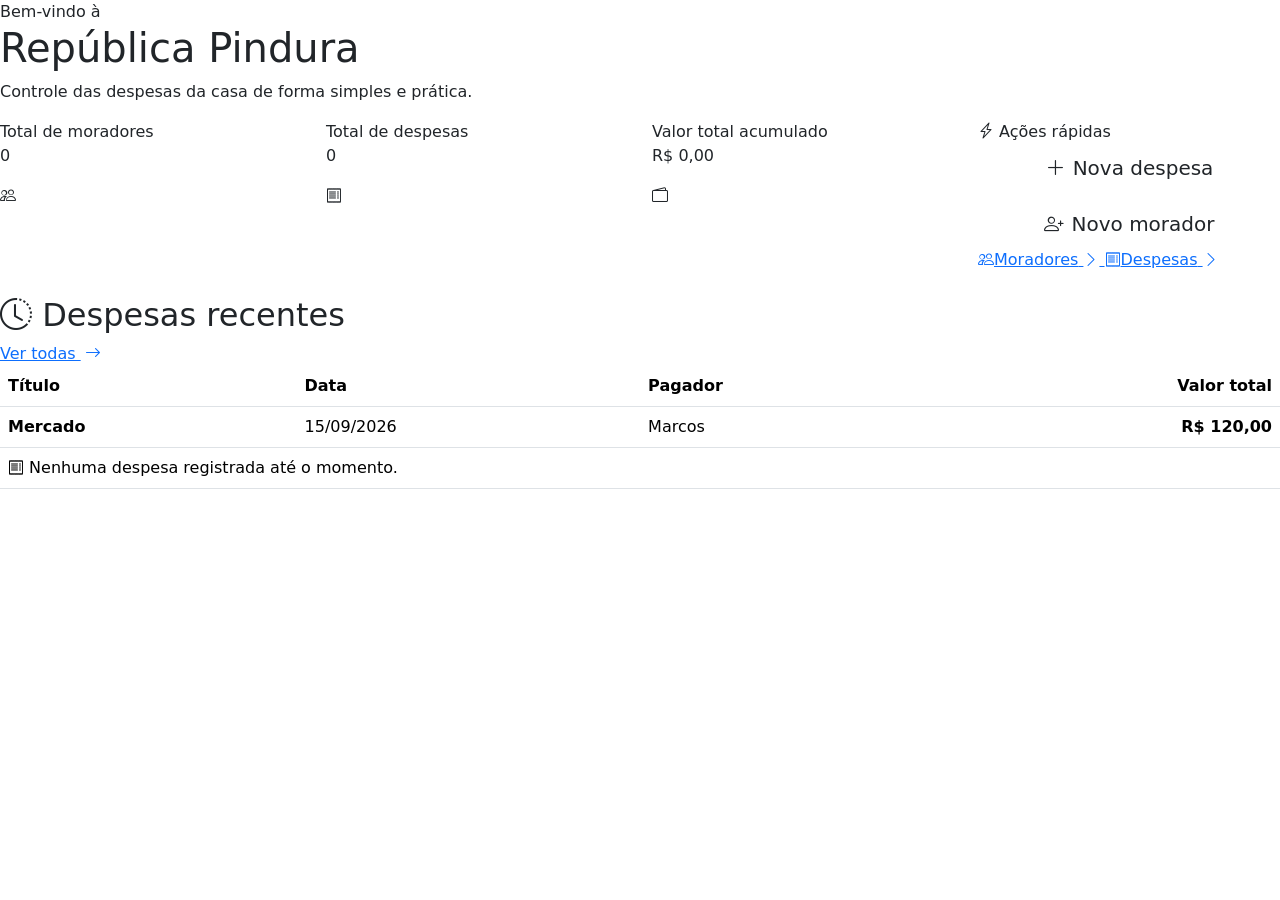
<file: src/main/resources/templates/index.html>
<!DOCTYPE html>
<html xmlns:th="http://www.thymeleaf.org" lang="pt-BR">
<head>
    <meta charset="UTF-8">
    <meta name="viewport" content="width=device-width, initial-scale=1.0">
    <title>Pindura - Início</title>
    <link href="https://cdn.jsdelivr.net/npm/bootstrap@5.3.3/dist/css/bootstrap.min.css" rel="stylesheet">
    <link href="https://cdn.jsdelivr.net/npm/bootstrap-icons@1.11.3/font/bootstrap-icons.css" rel="stylesheet">
    <link th:href="@{/css/style.css}" rel="stylesheet">
</head>
<body>
<div th:replace="~{fragments/layout :: sidebar('home')}"></div>
<div th:replace="~{fragments/layout :: mobileSidebar('home')}"></div>

<div class="app-shell">
    <div th:replace="~{fragments/layout :: topbar}"></div>

    <main class="page-content">
        <div th:replace="~{fragments/layout :: messages}"></div>

        <section class="page-header">
            <div class="page-kicker">Bem-vindo à</div>
            <h1 class="page-title" th:text="${nomeResidencia != null ? nomeResidencia : 'República Pindura'}">República Pindura</h1>
            <p class="page-subtitle">Controle das despesas da casa de forma simples e prática.</p>
        </section>

        <section class="row g-4">
            <div class="col-xl-3 col-md-6">
                <div class="surface-card metric-card h-100">
                    <div>
                        <div class="metric-label">Total de moradores</div>
                        <p class="metric-value" th:text="${totalMoradores != null ? totalMoradores : 0}">0</p>
                    </div>
                    <div class="metric-icon"><i class="bi bi-people"></i></div>
                </div>
            </div>

            <div class="col-xl-3 col-md-6">
                <div class="surface-card metric-card h-100">
                    <div>
                        <div class="metric-label">Total de despesas</div>
                        <p class="metric-value" th:text="${totalDespesas != null ? totalDespesas : 0}">0</p>
                    </div>
                    <div class="metric-icon"><i class="bi bi-receipt"></i></div>
                </div>
            </div>

            <div class="col-xl-3 col-md-6">
                <div class="surface-card metric-card money h-100">
                    <div>
                        <div class="metric-label">Valor total acumulado</div>
                        <p class="metric-value" th:text="${valorTotal != null ? #numbers.formatCurrency(valorTotal) : 'R$ 0,00'}">R$ 0,00</p>
                    </div>
                    <div class="metric-icon"><i class="bi bi-wallet2"></i></div>
                </div>
            </div>

            <div class="col-xl-3 col-md-6">
                <div class="surface-card quick-panel h-100">
                    <div class="quick-heading"><i class="bi bi-lightning-charge"></i> Ações rápidas</div>
                    <div class="d-grid gap-2">
                        <a th:href="@{/despesas/novo}" class="btn btn-pindura btn-lg">
                            <i class="bi bi-plus-lg me-2"></i>Nova despesa
                        </a>
                        <a th:href="@{/moradores/novo}" class="btn btn-outline-pindura btn-lg">
                            <i class="bi bi-person-plus me-2"></i>Novo morador
                        </a>
                    </div>
                    <div class="quick-links">
                        <a th:href="@{/moradores}" class="quick-link">
                            <span class="quick-link-label"><i class="bi bi-people"></i>Moradores</span>
                            <i class="bi bi-chevron-right"></i>
                        </a>
                        <a th:href="@{/despesas}" class="quick-link">
                            <span class="quick-link-label"><i class="bi bi-receipt"></i>Despesas</span>
                            <i class="bi bi-chevron-right"></i>
                        </a>
                    </div>
                </div>
            </div>
        </section>

        <section class="surface-card mt-4 overflow-hidden">
            <div class="panel-title-row">
                <h2 class="panel-title"><i class="bi bi-clock-history"></i> Despesas recentes</h2>
                <a th:href="@{/despesas}" class="panel-link">Ver todas <i class="bi bi-arrow-right ms-1"></i></a>
            </div>
            <div class="table-responsive">
                <table class="table pindura-table align-middle">
                    <thead>
                    <tr>
                        <th>Título</th>
                        <th>Data</th>
                        <th>Pagador</th>
                        <th class="text-end">Valor total</th>
                    </tr>
                    </thead>
                    <tbody>
                    <tr th:each="despesa : ${ultimasDespesas}">
                        <td class="fw-semibold" th:text="${despesa.titulo}">Mercado</td>
                        <td th:text="${#temporals.format(despesa.data, 'dd/MM/yyyy')}">15/09/2026</td>
                        <td th:text="${despesa.pagador.nome}">Marcos</td>
                        <td class="text-end fw-bold" th:text="${#numbers.formatCurrency(despesa.valor)}">R$ 120,00</td>
                    </tr>
                    <tr th:if="${#lists.isEmpty(ultimasDespesas)}">
                        <td colspan="4">
                            <div class="empty-state">
                                <i class="bi bi-receipt"></i>
                                Nenhuma despesa registrada até o momento.
                            </div>
                        </td>
                    </tr>
                    </tbody>
                </table>
            </div>
        </section>
    </main>
</div>

<script src="https://cdn.jsdelivr.net/npm/bootstrap@5.3.3/dist/js/bootstrap.bundle.min.js"></script>
</body>
</html>
</file>
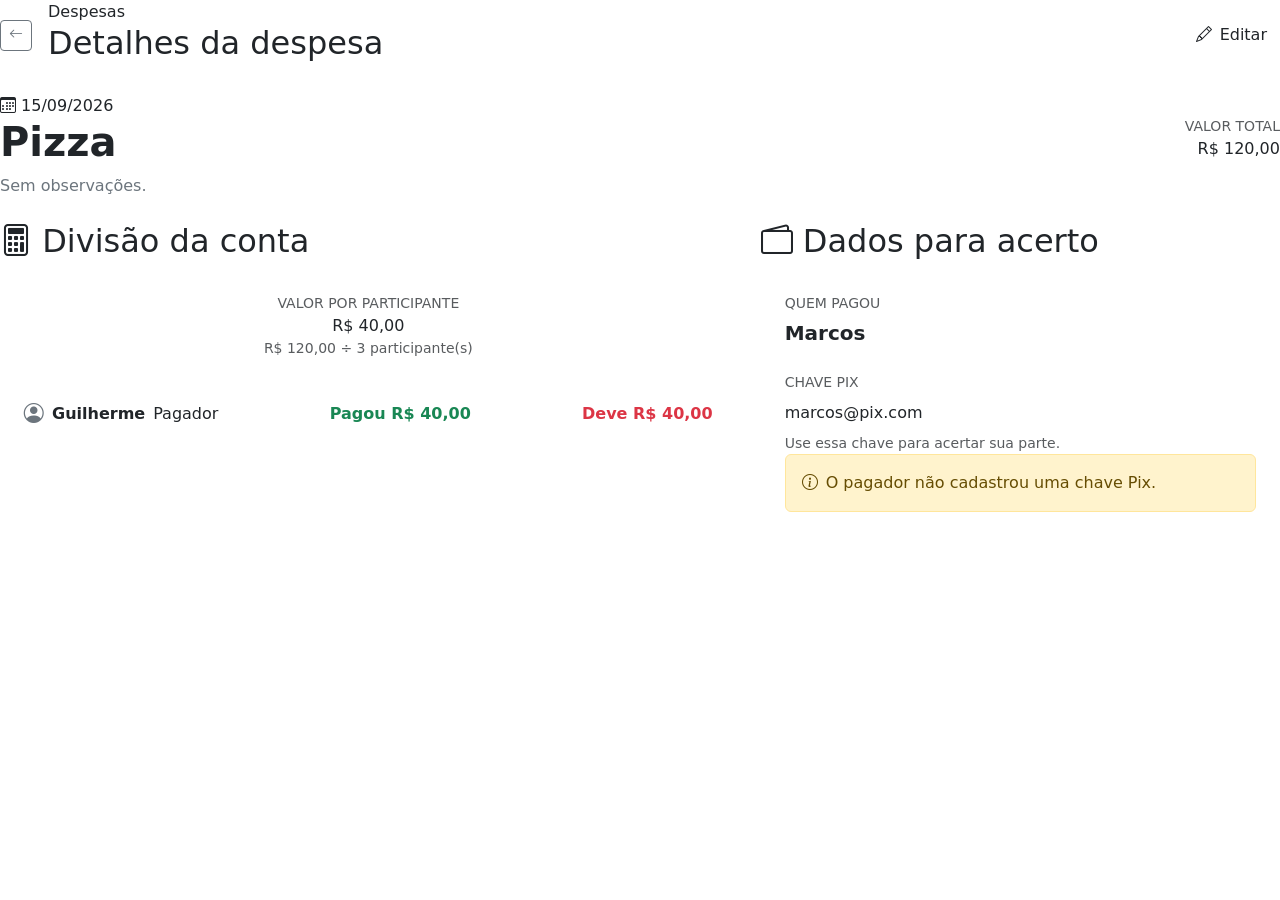
<file: src/main/resources/templates/despesas/detalhes.html>
<!DOCTYPE html>
<html xmlns:th="http://www.thymeleaf.org" lang="pt-BR">
<head>
    <meta charset="UTF-8">
    <meta name="viewport" content="width=device-width, initial-scale=1.0">
    <title>Pindura - Detalhes da despesa</title>
    <link href="https://cdn.jsdelivr.net/npm/bootstrap@5.3.3/dist/css/bootstrap.min.css" rel="stylesheet">
    <link href="https://cdn.jsdelivr.net/npm/bootstrap-icons@1.11.3/font/bootstrap-icons.css" rel="stylesheet">
    <link th:href="@{/css/style.css}" rel="stylesheet">
</head>
<body>
<div th:replace="~{fragments/layout :: sidebar('despesas')}"></div>
<div th:replace="~{fragments/layout :: mobileSidebar('despesas')}"></div>

<div class="app-shell">
    <div th:replace="~{fragments/layout :: topbar}"></div>
    <main class="page-content">
        <div class="d-flex flex-wrap align-items-center justify-content-between gap-3 mb-4">
            <div class="d-flex align-items-center gap-3">
                <a th:href="@{/despesas}" class="btn btn-sm btn-outline-secondary"><i class="bi bi-arrow-left"></i></a>
                <div>
                    <div class="page-kicker">Despesas</div>
                    <h1 class="page-title fs-2">Detalhes da despesa</h1>
                </div>
            </div>
            <a th:href="@{/despesas/{id}/editar(id=${despesa.id})}" class="btn btn-outline-pindura">
                <i class="bi bi-pencil me-2"></i>Editar
            </a>
        </div>

        <section class="surface-card details-hero mb-4">
            <div class="row align-items-center g-4">
                <div class="col-lg-8">
                    <span class="status-soft orange mb-3">
                        <i class="bi bi-calendar3"></i>
                        <span th:text="${#temporals.format(despesa.data, 'dd/MM/yyyy')}">15/09/2026</span>
                    </span>
                    <h2 class="h1 fw-bold mb-2" th:text="${despesa.titulo}">Pizza</h2>
                    <p class="text-secondary mb-0" th:text="${despesa.descricao != null and !#strings.isEmpty(despesa.descricao) ? despesa.descricao : 'Sem observações.'}">Sem observações.</p>
                </div>
                <div class="col-lg-4 text-lg-end">
                    <div class="small text-muted text-uppercase">Valor total</div>
                    <p class="details-value" th:text="${#numbers.formatCurrency(despesa.valor)}">R$ 120,00</p>
                </div>
            </div>
        </section>

        <div class="row g-4">
            <div class="col-xl-7">
                <section class="surface-card h-100 overflow-hidden">
                    <div class="panel-title-row">
                        <h2 class="panel-title"><i class="bi bi-calculator"></i> Divisão da conta</h2>
                    </div>
                    <div class="p-4">
                        <div class="share-box text-center mb-4">
                            <div class="small text-muted text-uppercase">Valor por participante</div>
                            <div class="share-value" th:text="${#numbers.formatCurrency(despesa.valorPorParticipante)}">R$ 40,00</div>
                            <div class="small text-muted" th:text="${'R$ ' + #numbers.formatDecimal(despesa.valor, 1, 2) + ' ÷ ' + #lists.size(despesa.participantes) + ' participante(s)'}">R$ 120,00 ÷ 3 participante(s)</div>
                        </div>

                        <div class="list-group list-group-flush">
                            <div th:each="participante : ${despesa.participantes}" class="list-group-item px-0 py-3 d-flex flex-wrap align-items-center justify-content-between gap-2">
                                <div class="d-flex align-items-center gap-2">
                                    <i class="bi bi-person-circle fs-5 text-secondary"></i>
                                    <span class="fw-semibold" th:text="${participante.nome}">Guilherme</span>
                                    <span th:if="${participante.id == despesa.pagador.id}" class="status-soft green">Pagador</span>
                                </div>
                                <span th:if="${participante.id == despesa.pagador.id}" class="text-success fw-semibold">
                                    Pagou <span th:text="${#numbers.formatCurrency(despesa.valorPorParticipante)}">R$ 40,00</span>
                                </span>
                                <span th:unless="${participante.id == despesa.pagador.id}" class="text-danger fw-semibold">
                                    Deve <span th:text="${#numbers.formatCurrency(despesa.valorPorParticipante)}">R$ 40,00</span>
                                </span>
                            </div>
                        </div>
                    </div>
                </section>
            </div>

            <div class="col-xl-5">
                <section class="surface-card h-100 overflow-hidden">
                    <div class="panel-title-row">
                        <h2 class="panel-title"><i class="bi bi-wallet2"></i> Dados para acerto</h2>
                    </div>
                    <div class="p-4">
                        <div class="small text-muted text-uppercase mb-1">Quem pagou</div>
                        <div class="fs-5 fw-bold mb-4" th:text="${despesa.pagador.nome}">Marcos</div>

                        <div class="small text-muted text-uppercase mb-2">Chave Pix</div>
                        <div th:if="${despesa.pagador.chavePix != null and !#strings.isEmpty(despesa.pagador.chavePix)}" class="pix-box">
                            <div class="code-box" th:text="${despesa.pagador.chavePix}">marcos@pix.com</div>
                            <div class="small text-muted mt-2">Use essa chave para acertar sua parte.</div>
                        </div>
                        <div th:unless="${despesa.pagador.chavePix != null and !#strings.isEmpty(despesa.pagador.chavePix)}" class="alert alert-warning pindura-alert mb-0">
                            <i class="bi bi-info-circle me-2"></i>O pagador não cadastrou uma chave Pix.
                        </div>
                    </div>
                </section>
            </div>
        </div>
    </main>
</div>

<script src="https://cdn.jsdelivr.net/npm/bootstrap@5.3.3/dist/js/bootstrap.bundle.min.js"></script>
</body>
</html>
</file>
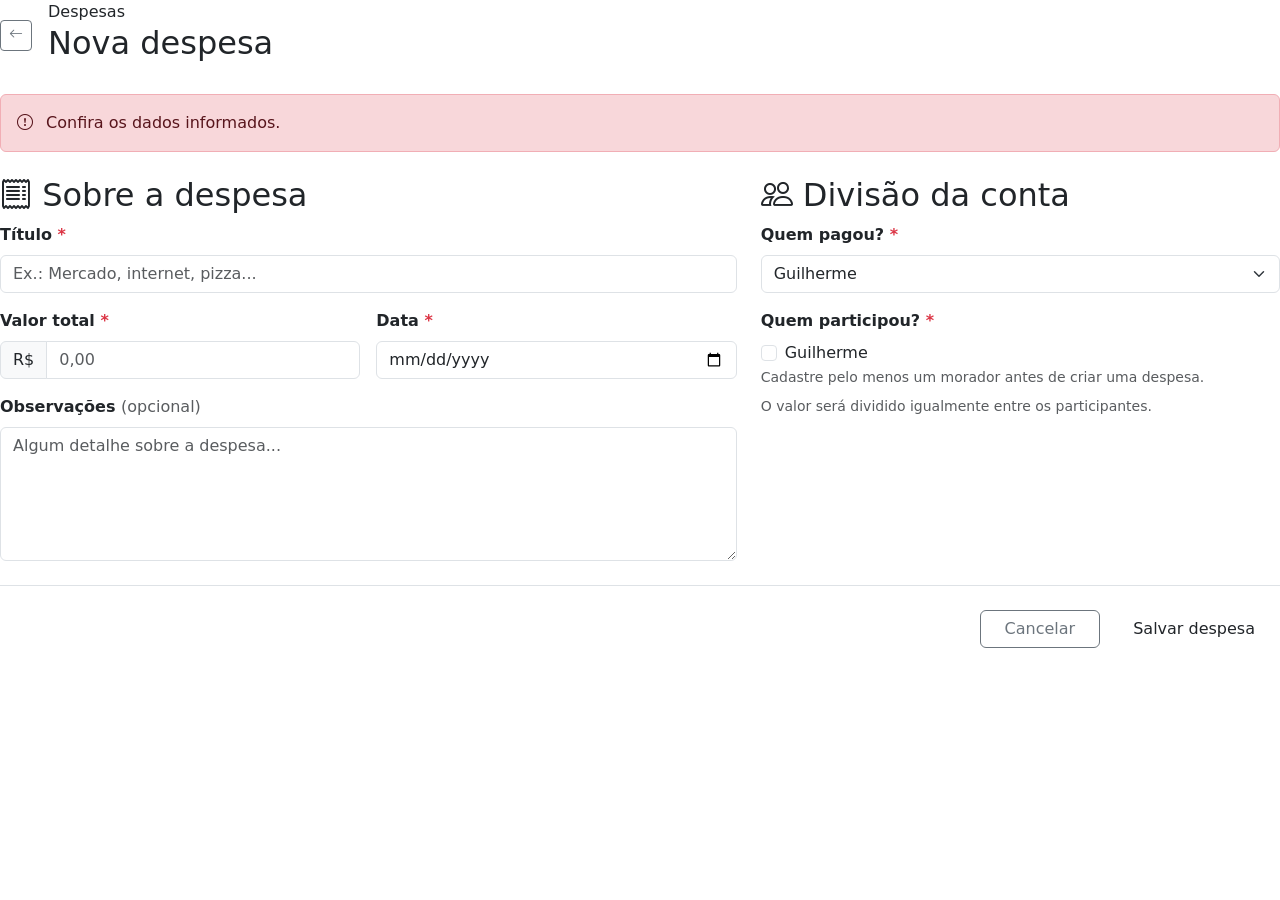
<file: src/main/resources/templates/despesas/formulario.html>
<!DOCTYPE html>
<html xmlns:th="http://www.thymeleaf.org" lang="pt-BR">
<head>
    <meta charset="UTF-8">
    <meta name="viewport" content="width=device-width, initial-scale=1.0">
    <title th:text="${despesa.id == null ? 'Pindura - Nova despesa' : 'Pindura - Editar despesa'}">Pindura - Despesa</title>
    <link href="https://cdn.jsdelivr.net/npm/bootstrap@5.3.3/dist/css/bootstrap.min.css" rel="stylesheet">
    <link href="https://cdn.jsdelivr.net/npm/bootstrap-icons@1.11.3/font/bootstrap-icons.css" rel="stylesheet">
    <link th:href="@{/css/style.css}" rel="stylesheet">
</head>
<body>
<div th:replace="~{fragments/layout :: sidebar('despesas')}"></div>
<div th:replace="~{fragments/layout :: mobileSidebar('despesas')}"></div>

<div class="app-shell">
    <div th:replace="~{fragments/layout :: topbar}"></div>
    <main class="page-content">
        <div class="d-flex align-items-center gap-3 mb-4">
            <a th:href="@{/despesas}" class="btn btn-sm btn-outline-secondary"><i class="bi bi-arrow-left"></i></a>
            <div>
                <div class="page-kicker">Despesas</div>
                <h1 class="page-title fs-2" th:text="${despesa.id == null ? 'Nova despesa' : 'Editar despesa'}">Nova despesa</h1>
            </div>
        </div>

        <div th:if="${erro}" class="alert alert-danger pindura-alert mb-4" role="alert">
            <i class="bi bi-exclamation-circle me-2"></i>
            <span th:text="${erro}">Confira os dados informados.</span>
        </div>

        <section class="surface-card form-card">
            <form th:action="@{/despesas}" th:object="${despesa}" method="post">
                <input type="hidden" th:field="*{id}">

                <div class="row g-4">
                    <div class="col-lg-7">
                        <h2 class="form-section-title"><i class="bi bi-receipt"></i> Sobre a despesa</h2>

                        <div class="mb-3">
                            <label for="titulo" class="form-label fw-semibold">Título <span class="text-danger">*</span></label>
                            <input type="text" id="titulo" th:field="*{titulo}" class="form-control" placeholder="Ex.: Mercado, internet, pizza..." required>
                        </div>

                        <div class="row g-3">
                            <div class="col-md-6">
                                <label for="valor" class="form-label fw-semibold">Valor total <span class="text-danger">*</span></label>
                                <div class="input-group">
                                    <span class="input-group-text">R$</span>
                                    <input type="number" id="valor" step="0.01" min="0.01" th:field="*{valor}" class="form-control" placeholder="0,00" required>
                                </div>
                            </div>
                            <div class="col-md-6">
                                <label for="data" class="form-label fw-semibold">Data <span class="text-danger">*</span></label>
                                <input type="date" id="data" th:field="*{data}" class="form-control" required>
                            </div>
                        </div>

                        <div class="mt-3">
                            <label for="descricao" class="form-label fw-semibold">Observações <span class="text-muted fw-normal">(opcional)</span></label>
                            <textarea id="descricao" th:field="*{descricao}" rows="5" class="form-control" placeholder="Algum detalhe sobre a despesa..."></textarea>
                        </div>
                    </div>

                    <div class="col-lg-5">
                        <h2 class="form-section-title"><i class="bi bi-people"></i> Divisão da conta</h2>

                        <div class="mb-3">
                            <label for="pagadorId" class="form-label fw-semibold">Quem pagou? <span class="text-danger">*</span></label>
                            <select id="pagadorId" name="pagadorId" class="form-select" required>
                                <option value="" th:selected="${despesa.pagador == null}" disabled>Selecione um morador</option>
                                <option th:each="morador : ${moradores}"
                                        th:value="${morador.id}"
                                        th:selected="${despesa.pagador != null and despesa.pagador.id == morador.id}"
                                        th:text="${morador.nome}">Guilherme</option>
                            </select>
                        </div>

                        <div>
                            <label class="form-label fw-semibold">Quem participou? <span class="text-danger">*</span></label>
                            <div class="participant-box">
                                <div class="participant-item form-check" th:each="morador : ${moradores}">
                                    <input class="form-check-input" type="checkbox" name="participantesIds"
                                           th:value="${morador.id}" th:id="${'participante_' + morador.id}"
                                           th:checked="${despesa.participantes != null and despesa.participantes.contains(morador)}">
                                    <label class="form-check-label" th:for="${'participante_' + morador.id}" th:text="${morador.nome}">Guilherme</label>
                                </div>
                                <div th:if="${#lists.isEmpty(moradores)}" class="text-muted small">Cadastre pelo menos um morador antes de criar uma despesa.</div>
                            </div>
                            <div class="form-text mt-2">O valor será dividido igualmente entre os participantes.</div>
                        </div>
                    </div>
                </div>

                <div class="d-flex justify-content-end gap-2 pt-4 mt-4 border-top">
                    <a th:href="@{/despesas}" class="btn btn-outline-secondary px-4">Cancelar</a>
                    <button type="submit" class="btn btn-pindura px-4" th:text="${despesa.id == null ? 'Salvar despesa' : 'Atualizar despesa'}">Salvar despesa</button>
                </div>
            </form>
        </section>
    </main>
</div>

<script src="https://cdn.jsdelivr.net/npm/bootstrap@5.3.3/dist/js/bootstrap.bundle.min.js"></script>
</body>
</html>
</file>
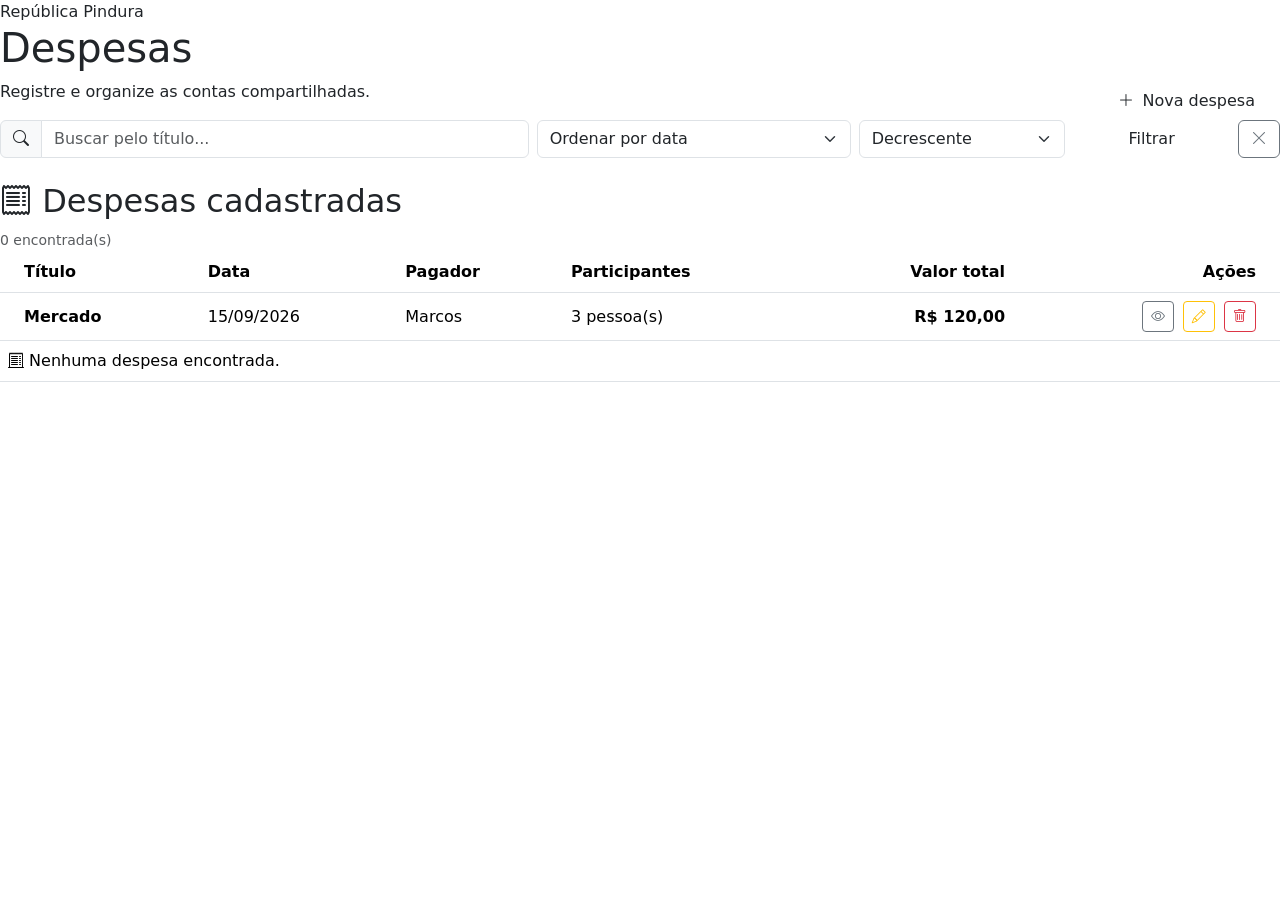
<file: src/main/resources/templates/despesas/lista.html>
<!DOCTYPE html>
<html xmlns:th="http://www.thymeleaf.org" lang="pt-BR">
<head>
    <meta charset="UTF-8">
    <meta name="viewport" content="width=device-width, initial-scale=1.0">
    <title>Pindura - Despesas</title>
    <link href="https://cdn.jsdelivr.net/npm/bootstrap@5.3.3/dist/css/bootstrap.min.css" rel="stylesheet">
    <link href="https://cdn.jsdelivr.net/npm/bootstrap-icons@1.11.3/font/bootstrap-icons.css" rel="stylesheet">
    <link th:href="@{/css/style.css}" rel="stylesheet">
</head>
<body>
<div th:replace="~{fragments/layout :: sidebar('despesas')}"></div>
<div th:replace="~{fragments/layout :: mobileSidebar('despesas')}"></div>

<div class="app-shell">
    <div th:replace="~{fragments/layout :: topbar}"></div>
    <main class="page-content">
        <div th:replace="~{fragments/layout :: messages}"></div>

        <section class="page-header d-flex flex-wrap align-items-end justify-content-between gap-3">
            <div>
                <div class="page-kicker">República Pindura</div>
                <h1 class="page-title">Despesas</h1>
                <p class="page-subtitle">Registre e organize as contas compartilhadas.</p>
            </div>
            <a th:href="@{/despesas/novo}" class="btn btn-pindura px-4">
                <i class="bi bi-plus-lg me-2"></i>Nova despesa
            </a>
        </section>

        <section class="surface-card filter-card mb-4">
            <form method="get" th:action="@{/despesas}" class="row g-2 align-items-center">
                <div class="col-xl-5 col-lg-6">
                    <div class="input-group">
                        <span class="input-group-text"><i class="bi bi-search"></i></span>
                        <input type="text" name="pesquisa" class="form-control" placeholder="Buscar pelo título..." th:value="${pesquisa}">
                    </div>
                </div>
                <div class="col-xl-3 col-lg-3">
                    <select name="ordenarPor" class="form-select">
                        <option value="data" th:selected="${ordenarPor == 'data'}">Ordenar por data</option>
                        <option value="valor" th:selected="${ordenarPor == 'valor'}">Ordenar por valor</option>
                        <option value="titulo" th:selected="${ordenarPor == 'titulo'}">Ordenar por título</option>
                    </select>
                </div>
                <div class="col-xl-2 col-lg-3">
                    <select name="direcao" class="form-select">
                        <option value="desc" th:selected="${direcao == 'desc'}">Decrescente</option>
                        <option value="asc" th:selected="${direcao == 'asc'}">Crescente</option>
                    </select>
                </div>
                <div class="col-xl-2 col-lg-12 d-grid d-sm-flex gap-2">
                    <button type="submit" class="btn btn-outline-pindura flex-grow-1">Filtrar</button>
                    <a th:href="@{/despesas}" class="btn btn-outline-secondary" title="Limpar"><i class="bi bi-x-lg"></i></a>
                </div>
            </form>
        </section>

        <section class="surface-card overflow-hidden">
            <div class="panel-title-row">
                <h2 class="panel-title"><i class="bi bi-receipt"></i> Despesas cadastradas</h2>
                <span class="text-muted small" th:text="${#lists.size(despesas) + ' encontrada(s)'}">0 encontrada(s)</span>
            </div>
            <div class="table-responsive">
                <table class="table pindura-table align-middle">
                    <thead>
                    <tr>
                        <th class="ps-4">Título</th>
                        <th>Data</th>
                        <th>Pagador</th>
                        <th>Participantes</th>
                        <th class="text-end">Valor total</th>
                        <th class="text-end pe-4">Ações</th>
                    </tr>
                    </thead>
                    <tbody>
                    <tr th:each="despesa : ${despesas}">
                        <td class="ps-4 fw-semibold" th:text="${despesa.titulo}">Mercado</td>
                        <td th:text="${#temporals.format(despesa.data, 'dd/MM/yyyy')}">15/09/2026</td>
                        <td><span class="status-soft orange" th:text="${despesa.pagador.nome}">Marcos</span></td>
                        <td th:text="${#lists.size(despesa.participantes) + ' pessoa(s)'}">3 pessoa(s)</td>
                        <td class="text-end fw-bold" th:text="${#numbers.formatCurrency(despesa.valor)}">R$ 120,00</td>
                        <td class="text-end pe-4 action-cell">
                            <a th:href="@{/despesas/{id}(id=${despesa.id})}" class="btn btn-sm btn-outline-secondary me-1" title="Ver detalhes">
                                <i class="bi bi-eye"></i>
                            </a>
                            <a th:href="@{/despesas/{id}/editar(id=${despesa.id})}" class="btn btn-sm btn-outline-warning me-1" title="Editar">
                                <i class="bi bi-pencil"></i>
                            </a>
                            <form th:action="@{/despesas/{id}/excluir(id=${despesa.id})}" method="post" class="d-inline" onsubmit="return confirm('Tem certeza que deseja excluir esta despesa?');">
                                <button type="submit" class="btn btn-sm btn-outline-danger" title="Excluir"><i class="bi bi-trash"></i></button>
                            </form>
                        </td>
                    </tr>
                    <tr th:if="${#lists.isEmpty(despesas)}">
                        <td colspan="6">
                            <div class="empty-state">
                                <i class="bi bi-receipt-cutoff"></i>
                                Nenhuma despesa encontrada.
                            </div>
                        </td>
                    </tr>
                    </tbody>
                </table>
            </div>
        </section>
    </main>
</div>

<script src="https://cdn.jsdelivr.net/npm/bootstrap@5.3.3/dist/js/bootstrap.bundle.min.js"></script>
</body>
</html>
</file>
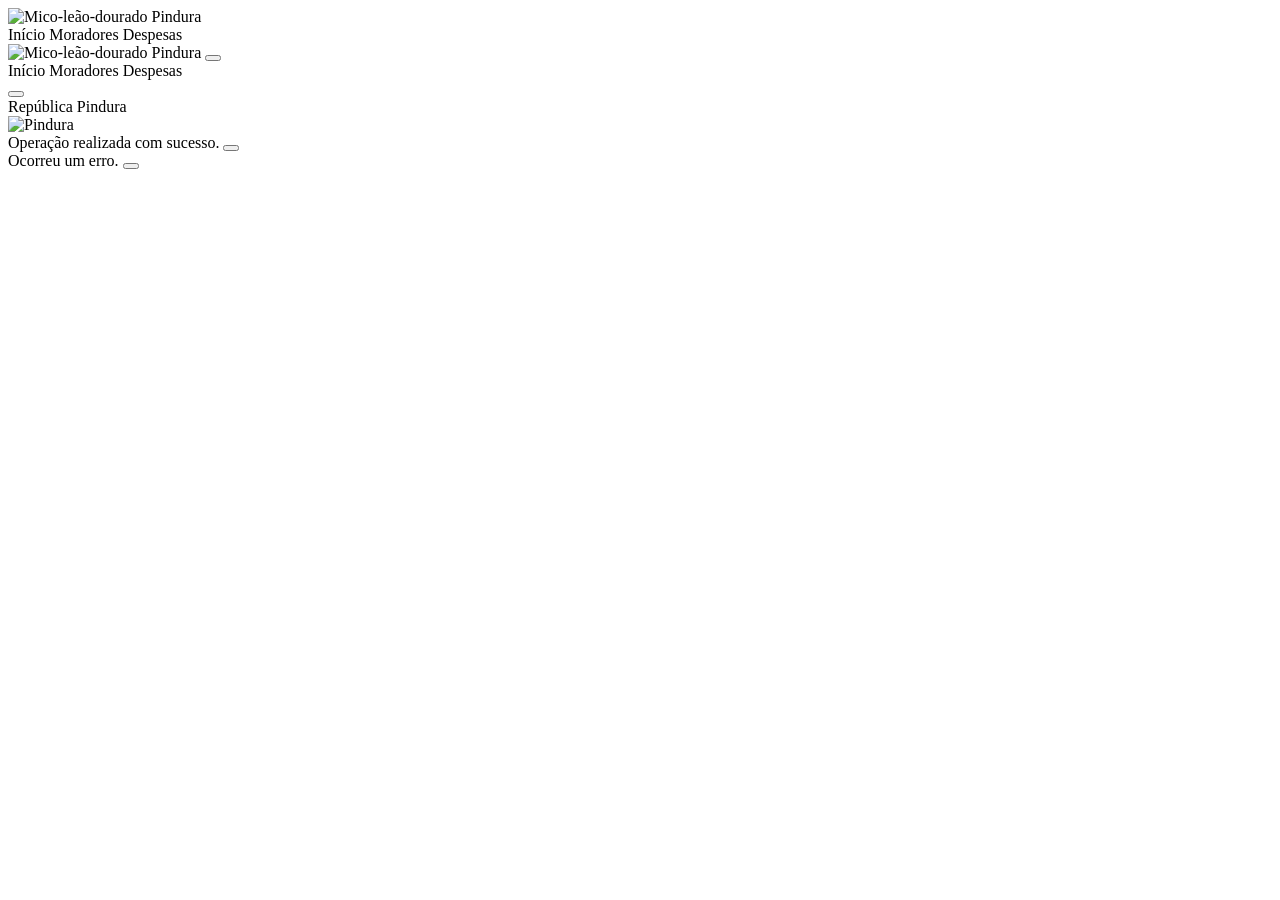
<file: src/main/resources/templates/fragments/layout.html>
<!DOCTYPE html>
<html xmlns:th="http://www.thymeleaf.org">
<body>

<aside th:fragment="sidebar(activePage)" class="sidebar d-none d-lg-flex flex-column">
    <div class="sidebar-brand">
        <a th:href="@{/}" class="sidebar-logo-link" aria-label="Ir para o início">
            <img th:src="@{/img/pindura-mico.png}" alt="Mico-leão-dourado" class="sidebar-mico">
            <span class="sidebar-brand-name">Pindura</span>
        </a>
    </div>

    <nav class="sidebar-nav" aria-label="Navegação principal">
        <a th:href="@{/}" class="sidebar-link" th:classappend="${activePage == 'home'} ? ' active' : ''">
            <i class="bi bi-house-door"></i>
            <span>Início</span>
        </a>
        <a th:href="@{/moradores}" class="sidebar-link" th:classappend="${activePage == 'moradores'} ? ' active' : ''">
            <i class="bi bi-people"></i>
            <span>Moradores</span>
        </a>
        <a th:href="@{/despesas}" class="sidebar-link" th:classappend="${activePage == 'despesas'} ? ' active' : ''">
            <i class="bi bi-receipt"></i>
            <span>Despesas</span>
        </a>
    </nav>

    <div class="sidebar-decor" aria-hidden="true">
        <span class="leaf leaf-one"></span>
        <span class="leaf leaf-two"></span>
        <span class="leaf leaf-three"></span>
        <span class="sidebar-curve"></span>
    </div>
</aside>

<div th:fragment="mobileSidebar(activePage)" class="offcanvas offcanvas-start pindura-offcanvas" tabindex="-1" id="mobileSidebar" aria-labelledby="mobileSidebarLabel">
    <div class="offcanvas-header">
        <a th:href="@{/}" class="offcanvas-brand" id="mobileSidebarLabel">
            <img th:src="@{/img/pindura-mico.png}" alt="Mico-leão-dourado">
            <span>Pindura</span>
        </a>
        <button type="button" class="btn-close btn-close-white" data-bs-dismiss="offcanvas" aria-label="Fechar"></button>
    </div>
    <div class="offcanvas-body pt-1">
        <nav class="sidebar-nav mobile-nav" aria-label="Navegação principal">
            <a th:href="@{/}" class="sidebar-link" th:classappend="${activePage == 'home'} ? ' active' : ''" data-bs-dismiss="offcanvas">
                <i class="bi bi-house-door"></i><span>Início</span>
            </a>
            <a th:href="@{/moradores}" class="sidebar-link" th:classappend="${activePage == 'moradores'} ? ' active' : ''" data-bs-dismiss="offcanvas">
                <i class="bi bi-people"></i><span>Moradores</span>
            </a>
            <a th:href="@{/despesas}" class="sidebar-link" th:classappend="${activePage == 'despesas'} ? ' active' : ''" data-bs-dismiss="offcanvas">
                <i class="bi bi-receipt"></i><span>Despesas</span>
            </a>
        </nav>
    </div>
</div>

<header th:fragment="topbar" class="topbar">
    <div class="topbar-inner">
        <button class="btn mobile-menu-button d-lg-none" type="button" data-bs-toggle="offcanvas" data-bs-target="#mobileSidebar" aria-controls="mobileSidebar" aria-label="Abrir menu">
            <i class="bi bi-list"></i>
        </button>

        <div class="topbar-residence">
            <i class="bi bi-house-door"></i>
            <span>República Pindura</span>
            <i class="bi bi-chevron-down small text-muted"></i>
        </div>

        <a th:href="@{/}" class="topbar-logo" aria-label="Ir para o início">
            <img th:src="@{/img/pindura-logo.png}" alt="Pindura">
        </a>
    </div>
</header>

<div th:fragment="messages" class="page-messages">
    <div th:if="${mensagemSucesso}" class="alert alert-success pindura-alert alert-dismissible fade show" role="alert">
        <i class="bi bi-check-circle me-2"></i>
        <span th:text="${mensagemSucesso}">Operação realizada com sucesso.</span>
        <button type="button" class="btn-close" data-bs-dismiss="alert" aria-label="Fechar"></button>
    </div>
    <div th:if="${mensagemErro}" class="alert alert-danger pindura-alert alert-dismissible fade show" role="alert">
        <i class="bi bi-exclamation-circle me-2"></i>
        <span th:text="${mensagemErro}">Ocorreu um erro.</span>
        <button type="button" class="btn-close" data-bs-dismiss="alert" aria-label="Fechar"></button>
    </div>
</div>

</body>
</html>
</file>
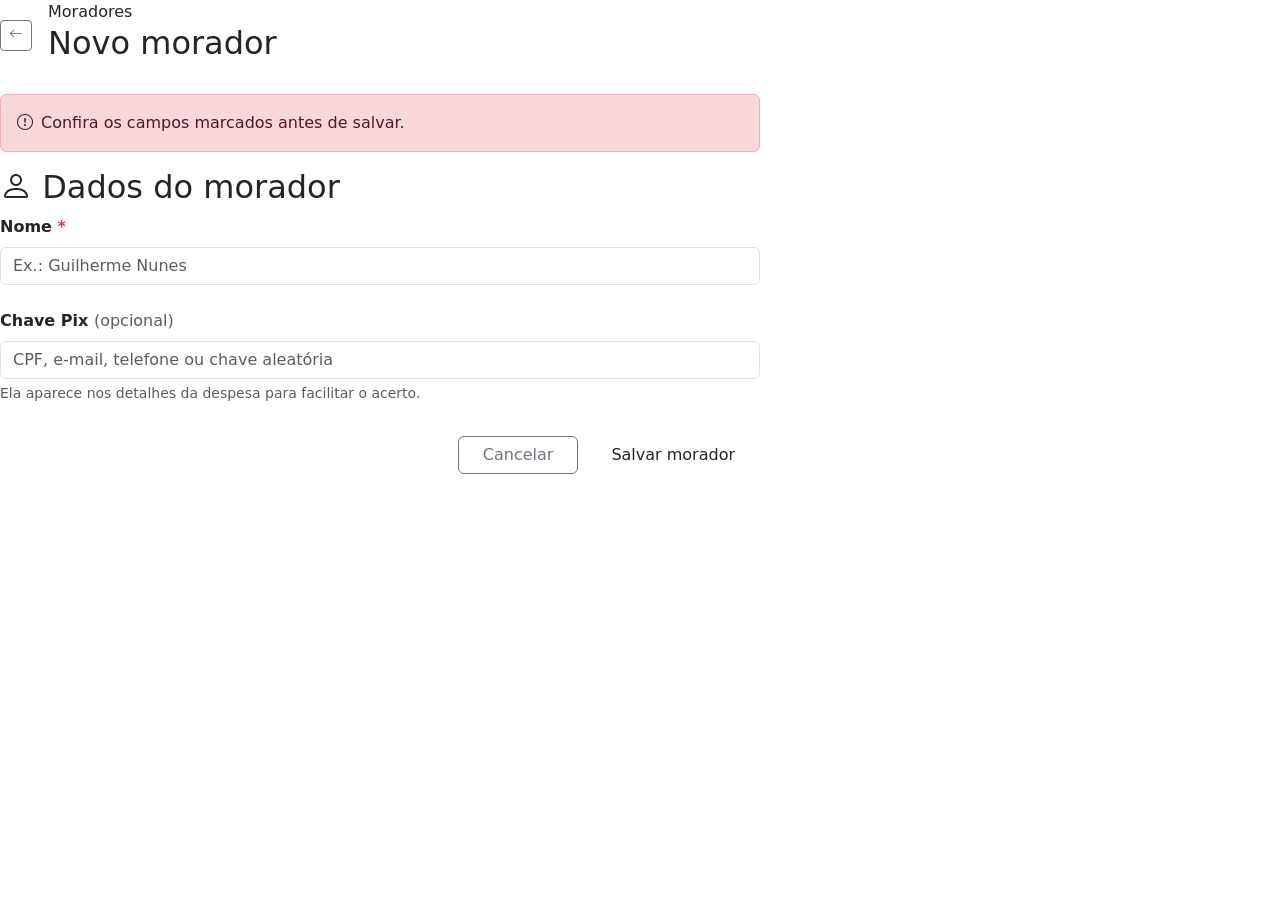
<file: src/main/resources/templates/moradores/formulario.html>
<!DOCTYPE html>
<html xmlns:th="http://www.thymeleaf.org" lang="pt-BR">
<head>
    <meta charset="UTF-8">
    <meta name="viewport" content="width=device-width, initial-scale=1.0">
    <title th:text="${morador.id == null ? 'Pindura - Novo morador' : 'Pindura - Editar morador'}">Pindura - Morador</title>
    <link href="https://cdn.jsdelivr.net/npm/bootstrap@5.3.3/dist/css/bootstrap.min.css" rel="stylesheet">
    <link href="https://cdn.jsdelivr.net/npm/bootstrap-icons@1.11.3/font/bootstrap-icons.css" rel="stylesheet">
    <link th:href="@{/css/style.css}" rel="stylesheet">
</head>
<body>
<div th:replace="~{fragments/layout :: sidebar('moradores')}"></div>
<div th:replace="~{fragments/layout :: mobileSidebar('moradores')}"></div>

<div class="app-shell">
    <div th:replace="~{fragments/layout :: topbar}"></div>
    <main class="page-content">
        <div class="d-flex align-items-center gap-3 mb-4">
            <a th:href="@{/moradores}" class="btn btn-sm btn-outline-secondary"><i class="bi bi-arrow-left"></i></a>
            <div>
                <div class="page-kicker">Moradores</div>
                <h1 class="page-title fs-2" th:text="${morador.id == null ? 'Novo morador' : 'Editar morador'}">Novo morador</h1>
            </div>
        </div>

        <section class="surface-card form-card" style="max-width: 760px;">
            <form th:action="@{/moradores}" th:object="${morador}" method="post">
                <div th:if="${#fields.hasAnyErrors()}" class="alert alert-danger pindura-alert" role="alert">
                    <i class="bi bi-exclamation-circle me-2"></i>Confira os campos marcados antes de salvar.
                </div>

                <input type="hidden" th:field="*{id}">

                <h2 class="form-section-title"><i class="bi bi-person"></i> Dados do morador</h2>

                <div class="mb-4">
                    <label for="nome" class="form-label fw-semibold">Nome <span class="text-danger">*</span></label>
                    <input type="text" id="nome" th:field="*{nome}" class="form-control" th:classappend="${#fields.hasErrors('nome')} ? 'is-invalid'" placeholder="Ex.: Guilherme Nunes" required>
                    <div class="invalid-feedback" th:if="${#fields.hasErrors('nome')}" th:errors="*{nome}">O nome é obrigatório.</div>
                </div>

                <div class="mb-4">
                    <label for="chavePix" class="form-label fw-semibold">Chave Pix <span class="text-muted fw-normal">(opcional)</span></label>
                    <input type="text" id="chavePix" th:field="*{chavePix}" class="form-control" placeholder="CPF, e-mail, telefone ou chave aleatória">
                    <div class="form-text">Ela aparece nos detalhes da despesa para facilitar o acerto.</div>
                </div>

                <div class="d-flex justify-content-end gap-2 pt-2">
                    <a th:href="@{/moradores}" class="btn btn-outline-secondary px-4">Cancelar</a>
                    <button type="submit" class="btn btn-pindura px-4" th:text="${morador.id == null ? 'Salvar morador' : 'Atualizar morador'}">Salvar morador</button>
                </div>
            </form>
        </section>
    </main>
</div>

<script src="https://cdn.jsdelivr.net/npm/bootstrap@5.3.3/dist/js/bootstrap.bundle.min.js"></script>
</body>
</html>
</file>
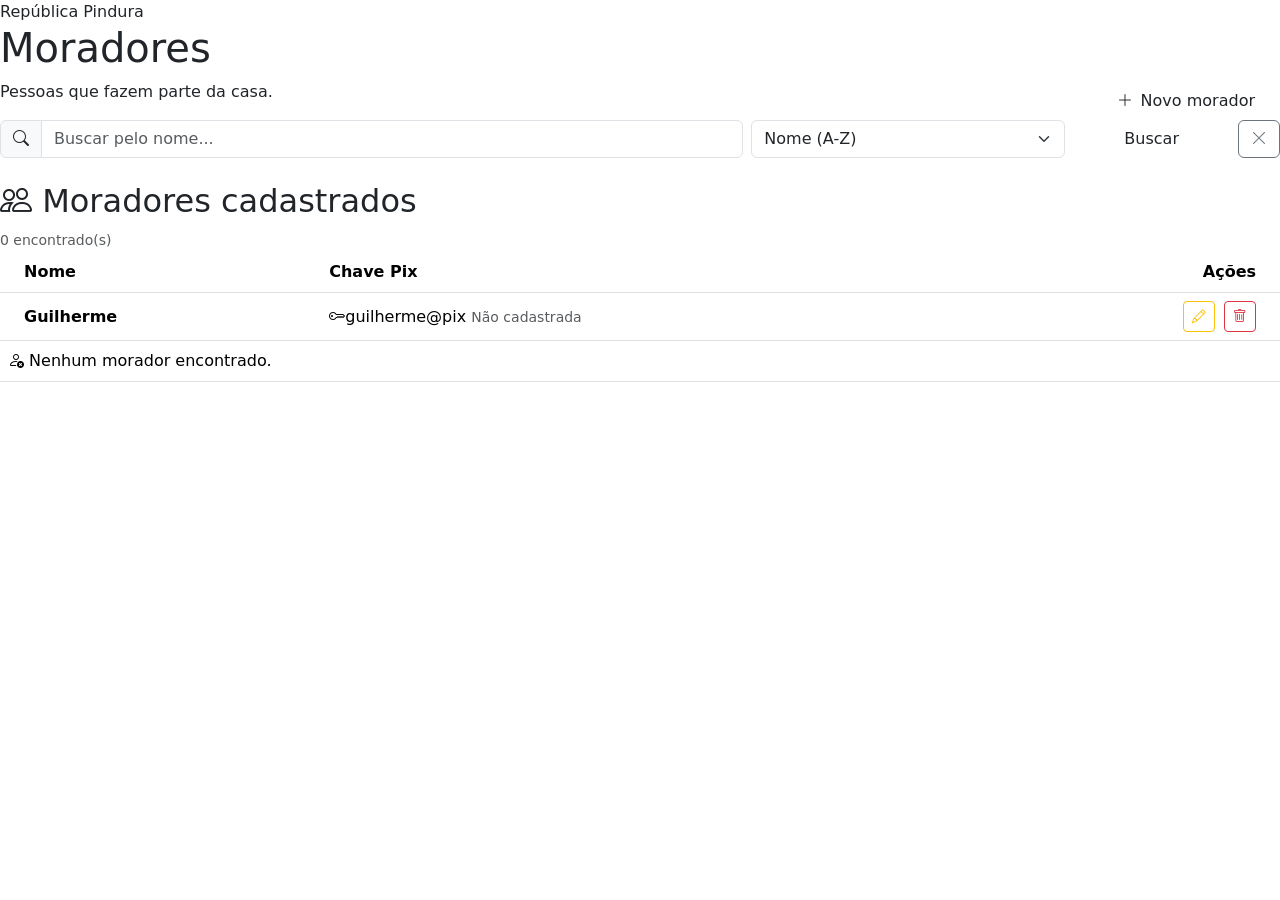
<file: src/main/resources/templates/moradores/lista.html>
<!DOCTYPE html>
<html xmlns:th="http://www.thymeleaf.org" lang="pt-BR">
<head>
    <meta charset="UTF-8">
    <meta name="viewport" content="width=device-width, initial-scale=1.0">
    <title>Pindura - Moradores</title>
    <link href="https://cdn.jsdelivr.net/npm/bootstrap@5.3.3/dist/css/bootstrap.min.css" rel="stylesheet">
    <link href="https://cdn.jsdelivr.net/npm/bootstrap-icons@1.11.3/font/bootstrap-icons.css" rel="stylesheet">
    <link th:href="@{/css/style.css}" rel="stylesheet">
</head>
<body>
<div th:replace="~{fragments/layout :: sidebar('moradores')}"></div>
<div th:replace="~{fragments/layout :: mobileSidebar('moradores')}"></div>

<div class="app-shell">
    <div th:replace="~{fragments/layout :: topbar}"></div>
    <main class="page-content">
        <div th:replace="~{fragments/layout :: messages}"></div>

        <section class="page-header d-flex flex-wrap align-items-end justify-content-between gap-3">
            <div>
                <div class="page-kicker">República Pindura</div>
                <h1 class="page-title">Moradores</h1>
                <p class="page-subtitle">Pessoas que fazem parte da casa.</p>
            </div>
            <a th:href="@{/moradores/novo}" class="btn btn-pindura px-4">
                <i class="bi bi-plus-lg me-2"></i>Novo morador
            </a>
        </section>

        <section class="surface-card filter-card mb-4">
            <form method="get" th:action="@{/moradores}" class="row g-2 align-items-center">
                <div class="col-lg-7">
                    <div class="input-group">
                        <span class="input-group-text"><i class="bi bi-search"></i></span>
                        <input type="text" name="pesquisa" class="form-control" placeholder="Buscar pelo nome..." th:value="${pesquisa}">
                    </div>
                </div>
                <div class="col-lg-3">
                    <select name="direcao" class="form-select">
                        <option value="asc" th:selected="${direcao == 'asc'}">Nome (A-Z)</option>
                        <option value="desc" th:selected="${direcao == 'desc'}">Nome (Z-A)</option>
                    </select>
                </div>
                <div class="col-lg-2 d-grid d-sm-flex gap-2">
                    <button type="submit" class="btn btn-outline-pindura flex-grow-1">Buscar</button>
                    <a th:href="@{/moradores}" class="btn btn-outline-secondary" title="Limpar"><i class="bi bi-x-lg"></i></a>
                </div>
            </form>
        </section>

        <section class="surface-card overflow-hidden">
            <div class="panel-title-row">
                <h2 class="panel-title"><i class="bi bi-people"></i> Moradores cadastrados</h2>
                <span class="text-muted small" th:text="${#lists.size(moradores) + ' encontrado(s)'}">0 encontrado(s)</span>
            </div>
            <div class="table-responsive">
                <table class="table pindura-table align-middle">
                    <thead>
                    <tr>
                        <th class="ps-4">Nome</th>
                        <th>Chave Pix</th>
                        <th class="text-end pe-4">Ações</th>
                    </tr>
                    </thead>
                    <tbody>
                    <tr th:each="morador : ${moradores}">
                        <td class="ps-4 fw-semibold" th:text="${morador.nome}">Guilherme</td>
                        <td>
                            <span th:if="${morador.chavePix != null and !#strings.isEmpty(morador.chavePix)}" class="status-soft orange">
                                <i class="bi bi-key"></i><span th:text="${morador.chavePix}">guilherme@pix</span>
                            </span>
                            <span th:unless="${morador.chavePix != null and !#strings.isEmpty(morador.chavePix)}" class="text-muted small">Não cadastrada</span>
                        </td>
                        <td class="text-end pe-4 action-cell">
                            <a th:href="@{/moradores/{id}/editar(id=${morador.id})}" class="btn btn-sm btn-outline-warning me-1" title="Editar">
                                <i class="bi bi-pencil"></i>
                            </a>
                            <form th:action="@{/moradores/{id}/excluir(id=${morador.id})}" method="post" class="d-inline" onsubmit="return confirm('Tem certeza que deseja excluir este morador?');">
                                <button type="submit" class="btn btn-sm btn-outline-danger" title="Excluir">
                                    <i class="bi bi-trash"></i>
                                </button>
                            </form>
                        </td>
                    </tr>
                    <tr th:if="${#lists.isEmpty(moradores)}">
                        <td colspan="3">
                            <div class="empty-state">
                                <i class="bi bi-person-x"></i>
                                Nenhum morador encontrado.
                            </div>
                        </td>
                    </tr>
                    </tbody>
                </table>
            </div>
        </section>
    </main>
</div>

<script src="https://cdn.jsdelivr.net/npm/bootstrap@5.3.3/dist/js/bootstrap.bundle.min.js"></script>
</body>
</html>
</file>
